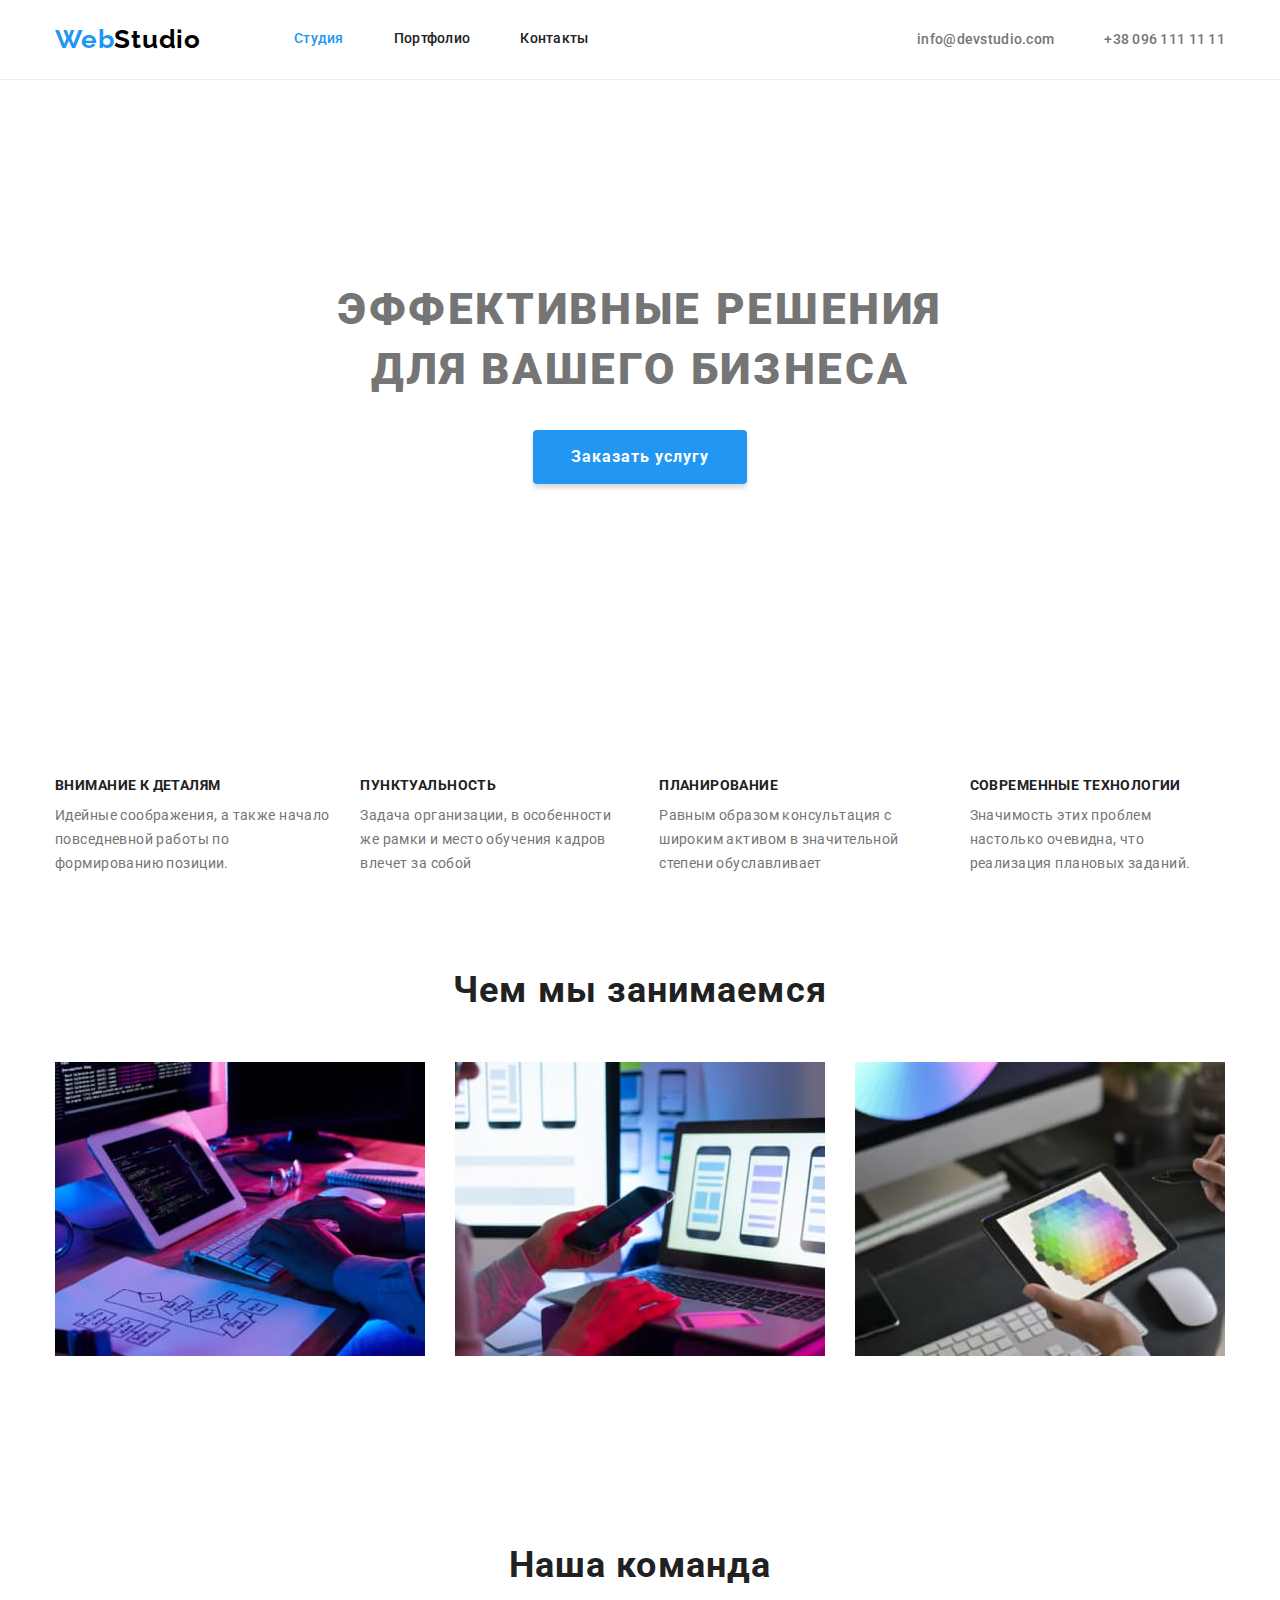
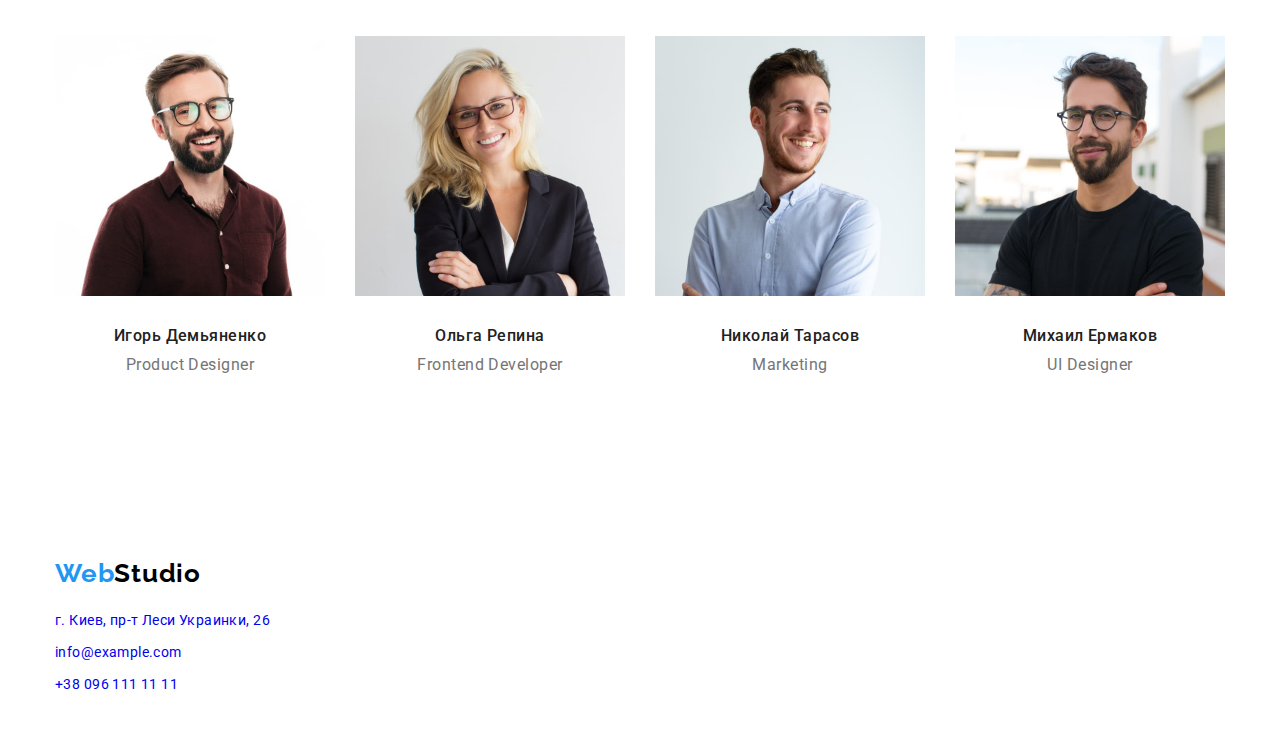
<file: index.html>
<!DOCTYPE html>
<html lang="ru">
<head>
    <meta charset="UTF-8">
    <meta http-equiv="X-UA-Compatible" content="IE=edge">
    <meta name="viewport" content="width=device-width, initial-scale=1.0">
    <title>WebStudio</title>
    <link rel="preconnect" href="https://fonts.gstatic.com">
    <link href="https://fonts.googleapis.com/css2?family=Raleway:wght@700&family=Roboto:wght@400;500;700;900&display=swap"
        rel="stylesheet">
    <link rel="stylesheet" href="https://cdnjs.cloudflare.com/ajax/libs/modern-normalize/1.1.0/modern-normalize.min.css
">
    <link rel="stylesheet" href="./css/styles.css">
</head>
    <body>
        <!-- Header-->
        
        <header class="header">
         <div class="container">  
             <div class="container-nav"> 
            <nav class="navigation">
                <a class="logo-link link" href="./index.html"> <span class="logo">Web</span>Studio</a>

                <ul class="menu list">
                    <li class="menu-item">
                        <a class="menu-link link current" href="./index.html" >Студия</a>
                    </li>
                    <li class="menu-item">
                        <a class="menu-link link" href="./portfolio.html">Портфолио</a>
                    </li>
                    <li class="menu-item">
                        <a class="menu-link link" href="">Контакты</a>
                    </li>
                </ul>
            </nav>
           
                <ul class="contacts list">
                    <li class="contacts-link-item list">
                    <a class="mail-link link" href="mailo:info@devstudio.com">info@devstudio.com</a>
                   </li>

                   <li class="navigation-link-item list" >
                     <a class="tel-link link" href="tel:+380961111111">+38 096 111 11 11</a>
                   </li>
                </ul>  
                </div>
         </div>
            
        </header>

        


        <main>
            <!--Hero-->
            <section class="hero">
              <div class="container hero-title">
                <h1 class="title" >Эффективные решения <br> для вашего бизнеса</h1>
                </div>
                <button class="modal-button" type="button"><span class="button-text">Заказать услугу</span></button>
            </section>
            

            <!-- Concept-->
            <section class="section-concept">
                <h2 hidden>Концепции подхода к работе</h2>
            <div class="container">
                <ul class="concept-list list">
                    <li class="concept-list-item">
                        <h3 class="concept-list-title subtitle-text">Внимание к деталям</h3>
                        <p class="concept-list-title-text">Идейные соображения, а также начало повседневной работы по формированию позиции.</p>   
                    </li>
                    <li class="concept-list-item">
                        <h3 class="concept-list-title subtitle-text">Пунктуальность</h3>
                        <p class="concept-list-title-text">Задача организации, в особенности же рамки и место обучения кадров влечет за собой</p>
                    </li>
                    <li class="concept-list-item">
                        <h3 class="concept-list-title subtitle-text">Планирование</h3>
                        <p class="concept-list-title-text">Равным образом консультация с широким активом в значительной степени обуславливает</p>
                    </li>
                    <li class="concept-list-item">
                        <h3 class="concept-list-title subtitle-text">Современные технологии</h3>
                        <p class="concept-list-title-text">Значимость этих проблем настолько очевидна, что реализация плановых заданий.</p>
                    </li>
                </ul>
                </div>
            </section>
            <!-- Specification-->
            <section class="specification">
                <div class="container">
                <h2 class="specification-title">Чем мы занимаемся</h2>
                <ul class="specification-list list">
                    <li class="specification-list-images">
                        <img src="./images/specification/specification1.jpg" alt="написание кода" width="370" height="294">
                    </li>
                    <li class="specification-list-images">
                        <img src="./images/specification/specification2.jpg" alt="мобильная адаптация" width="370" height="294">
                    </li>
                    <li class="specification-list-images">
                        <img src="./images/specification/specification3.jpg" alt="стилистическое оформление" width="370" height="294">
                    </li>
                </ul>
                </div>
            </section>
            <!-- teammate-->
            <section class="teammate">
                <div class="container">
                <h2 class="teammate-title">Наша команда</h2>
            
                <ul class="team-list list">
                <li class="team-list-item">
                    <img class="team-list-item-image" src="./images/teammate/teammate1.jpg" alt="Игорь Демьяненко" width="270" height="260">
                 <div class="team-image">
                    <h3 class="team-list-title">Игорь Демьяненко</h3>
                    <p class="team-list-title-text" lang="en"> Product Designer</p>
                </div>
                </li>
                <li class="team-list-item">
                    <img class="team-list-item-image"src="./images/teammate/teammate2.jpg" alt="Ольга Репина" width="270" height="260">
                 <div class="team-image">
                    <h3 class="team-list-title">Ольга Репина</h3>
                    <p class="team-list-title-text" lang="en"> Frontend Developer</p>
                  </div>
                </li>
                <li class="team-list-item">               
                    <img class="team-list-item-image"src="./images/teammate/teammate3.jpg" alt="Николай Тарасов" width="270" height="260">
                 <div class="team-image">
                    <h3 class="team-list-title">Николай Тарасов</h3>
                    <p class="team-list-title-text" lang="en"> Marketing</p>
                  </div>
                </li>
                <li class="team-list-item">
                    <img class="team-list-item-image"src="./images/teammate/teammate4.jpg" alt="Михаил Ермаков" width="270" height="260">
                 <div class="team-image">
                    <h3 class="team-list-title">Михаил Ермаков</h3>
                    <p class="team-list-title-text" lang="en"> UI Designer</p>
                 </div>
                </li>
                </ul>
                </div>
            </section>
        </main>
        <!-- Footer -->

            <footer class="footer">
                <div class="container">
                    <div class="contact-item">
                     <a class="logo-link footerlink link" href="logo"> <span class="logo">Web</span><span class="logo-type">Studio</span></a>
                
                        <address class="contacts">
                          <ul class="contacts-list list">
                             <li class="contact-list-item">
                             <a class="contacts-adress link" href="https://goo.gl/maps/idP8wtgH4TsYc2U48" target="_blank" rel="noopener noreferrer"> г. Киев, пр-т Леси Украинки, 26</a>
                             </li>

                              <li class="contact-list-item">
                                <a class="contacts-mail link" href="mailo:info@example.com">info@example.com</a>
                             </li>

                             <li class="contact-list-item">
                              <a class="contacts-tel link" href="tel:+380961111111">+38 096 111 11 11</a>
                             </li>
                         </ul>
                     </address>
                 </div>
                </div>
            </footer>

    </body>
</html>
</file>
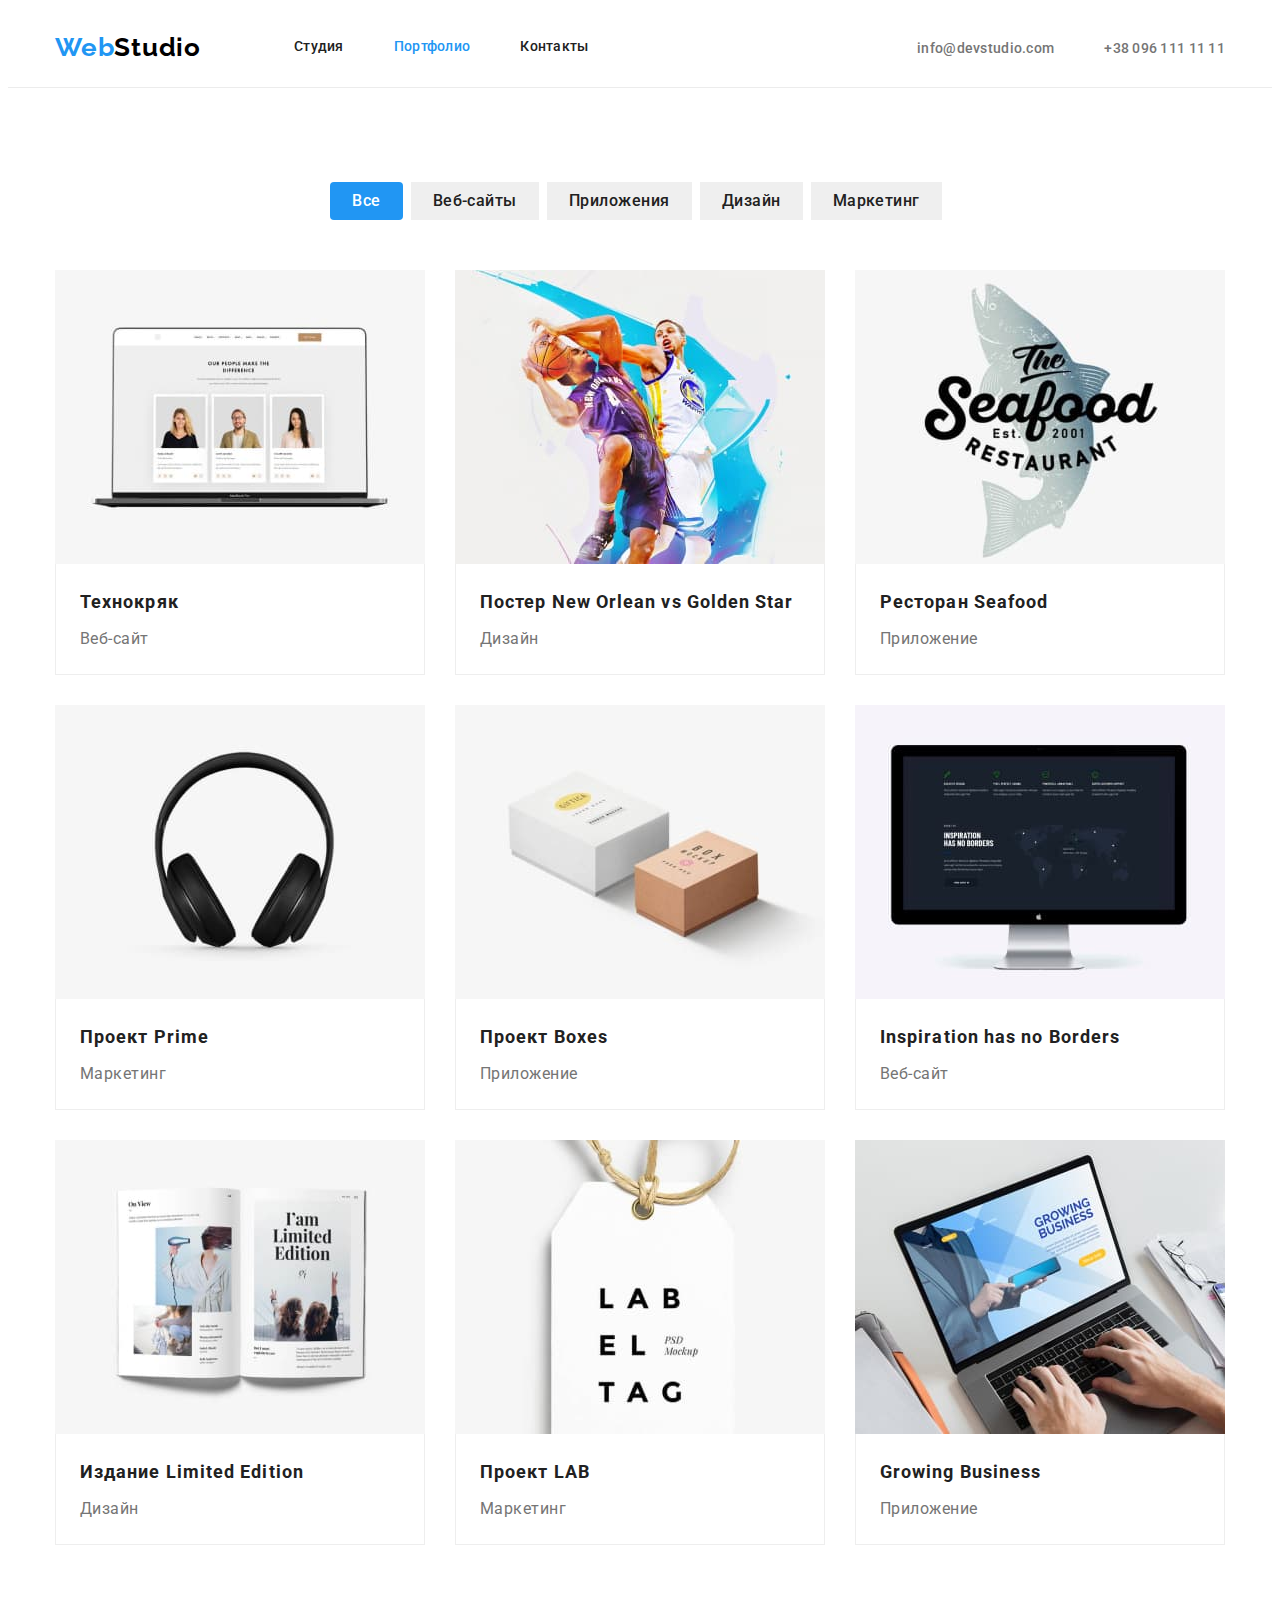
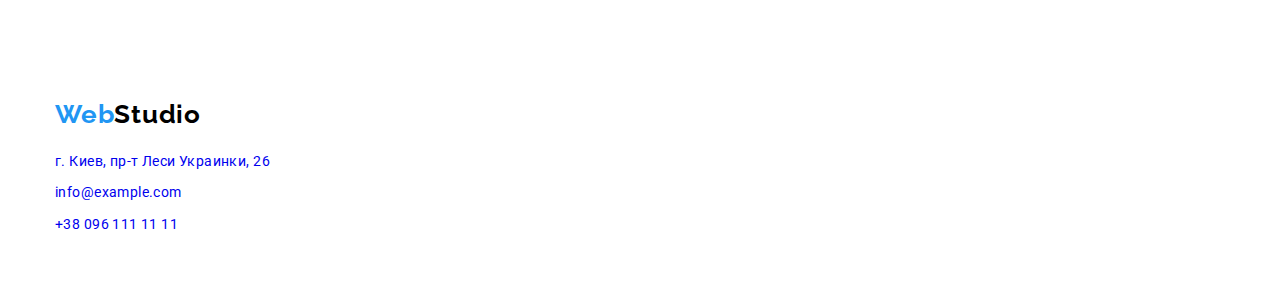
<file: portfolio.html>
<!DOCTYPE html>
    <html lang="ru">
    <head>
        <meta charset="UTF-8">
        <meta http-equiv="X-UA-Compatible" content="IE=edge">
        <meta name="viewport" content="width=device-width, initial-scale=1.0">
        <title>WebStudio</title>
        <link rel="preconnect" href="https://fonts.gstatic.com">
        <link href="https://fonts.googleapis.com/css2?family=Raleway:wght@700&family=Roboto:wght@400;500;700;900&display=swap"
            rel="stylesheet">
        <link rel="stylesheet" href="./css/styles.css">

    </head>
    <body>
        <!-- Header-->
        <header class="header">
            <div class="container">
                <div class="container-nav">
                    <nav class="navigation">
                        <a class="logo-link link" href="./index.html"> <span class="logo">Web</span>Studio</a>
        
                        <ul class="menu list">
                            <li class="menu-item">
                                <a class="menu-link link" href="./index.html">Студия</a>
                            </li>
                            <li class="menu-item">
                                <a class="menu-link link current" href="./portfolio.html">Портфолио</a>
                            </li>
                            <li class="menu-item">
                                <a class="menu-link link" href="">Контакты</a>
                            </li>
                        </ul>
                    </nav>
        
                    <ul class="contacts list">
                        <li class="contacts-link-item list">
                            <a class="mail-link link" href="mailo:info@devstudio.com">info@devstudio.com</a>
                        </li>
        
                        <li class="navigation-link-item list">
                            <a class="tel-link link" href="tel:+380961111111">+38 096 111 11 11</a>
                        </li>
                    </ul>
                </div>
            </div>
        
        </header>
        <!-- Hero portfolio -->
        <main class="portfolio">
            <section>
                <h2 hidden>Список проектов</h2>
                <div class="container">
                    <ul class="portfolio-button-list list">
                        <li class="portfolio-button-item">
                            <button class="portfolio-button-type" type="button">Все</button>
                        </li>
                        <li class="portfolio-button-item">
                            <button class="portfolio-button" type="button">Веб-сайты</button>
                        </li>
                        <li class="portfolio-button-item">
                            <button class="portfolio-button" type="button">Приложения</button>
                        </li>
                        <li class="portfolio-button-item">
                            <button class="portfolio-button" type="button">Дизайн</button>
                        </li>
                        <li class="portfolio-button-item">
                            <button class="portfolio-button" type="button">Маркетинг</button>
                        </li>
                    </ul>
                </div>


                <div class="container">
                <ul class="set-list list">
                    <li class="set-list-item">
                        <img src="./images/portfolio/portfolio1.jpg" alt="Монитор" width="370" height="294">
                    <div class="card-content">
                        <h3 class="list-projects">Технокряк</h3>
                        <p class="list-projects-text">Веб-сайт</p>
                     </div>
                        </li>

                    <li class="set-list-item">
                        <img src="./images/portfolio/portfolio2.jpg" alt="Баскетбольная команда" width="370" height="294">
                    <div class="card-content">
                        <h3 class="list-projects">Постер <span lang="en">New Orlean vs Golden Star</span></h3>
                        <p class="list-projects-text">Дизайн</p>
                     </div>
                    </li>

                    <li class="set-list-item">
                        <img src="./images/portfolio/portfolio3.jpg" alt="Логотип ресторана" width="370" height="294">
                     <div class="card-content">
                        <h3 class="list-projects">Ресторан <span lang="en">Seafood</span></h3>
                        <p class="list-projects-text">Приложение</p>
                     </div>
                    </li>

                    <li class="set-list-item">
                        <img src="./images/portfolio/portfolio4.jpg" alt="Наушники" width="370" height="294">
                    <div class="card-content">
                        <h3 class="list-projects">Проект <span lang="en">Prime</span></h3>
                        <p class="list-projects-text">Маркетинг</p>
                     </div>
                    </li>

                    <li class="set-list-item">
                        <img src="./images/portfolio/portfolio5.jpg" alt="Элементы блоков" width="370" height="294">
                    <div class="card-content">
                        <h3 class="list-projects">Проект <span lang="en">Boxes</span></h3>
                        <p class="list-projects-text">Приложение</p>
                    </div>
                    </li>

                    <li class="set-list-item">
                        <img src="./images/portfolio/portfolio6.jpg" alt="Сайт на экране монитора" width="370" height="294">
                    <div class="card-content">
                        <h3 class="list-projects"><span lang="en">Inspiration has no Borders</span></h3>
                        <p class="list-projects-text">Веб-сайт</p>
                    </div>
                    </li>

                    <li class="set-list-item">
                        <img src="./images/portfolio/portfolio7.jpg" alt="Журнал" width="370" height="294">
                    <div class="card-content">
                        <h3 class="list-projects">Издание <span lang="en">Limited Edition</span></h3>
                        <p class="list-projects-text">Дизайн</p>
                     </div>
                    </li>

                    <li class="set-list-item">
                        <img src="./images/portfolio/portfolio8.jpg" alt="Эмблема" width="370" height="294">
                    <div class="card-content">
                        <h3 class="list-projects">Проект <span lang="en">LAB</span></h3>
                        <p class="list-projects-text">Маркетинг</p>
                    </div>
                    </li>

                    <li class="set-list-item">
                        <img src="./images/portfolio/portfolio9.jpg" alt="Сайт на экране ноутбука" width="370" height="294">
                    <div class="card-content">
                        <h3 class="list-projects"><span lang="en">Growing Business</span></h3>
                        <p class="list-projects-text">Приложение</p>
                    </div>
                    </li>
                </ul>
                </div>

            </section>
        </main>
        <!-- Footer -->
        <footer class="footer">
            <div class="container">
                <div class="contact-item">
                    <a class="logo-link footerlink link" href="logo"> <span class="logo">Web</span><span
                            class="logo-type">Studio</span></a>
        
                    <address class="contacts">
                        <ul class="contacts-list list">
                            <li class="contact-list-item">
                                <a class="contacts-adress link" href="https://goo.gl/maps/idP8wtgH4TsYc2U48" target="_blank"
                                    rel="noopener noreferrer"> г. Киев, пр-т Леси Украинки, 26</a>
                            </li>
        
                            <li class="contact-list-item">
                                <a class="contacts-mail link" href="mailo:info@example.com">info@example.com</a>
                            </li>
        
                            <li class="contact-list-item">
                                <a class="contacts-tel link" href="tel:+380961111111">+38 096 111 11 11</a>
                            </li>
                        </ul>
                    </address>
                </div>
            </div>
        </footer>
        
    </body>
    </html>
</file>
<file: css/styles.css>
html {
  box-sizing: border-box;
}
h1,
h2,
h3,
ul,
li,
p,
a {
  list-style: none;
  text-transform: none;
  margin: 0;
  padding: 0;
}

img {
  display: block;
  max-width: 100%;
  height: auto;
}
*::before,
*::after {
  box-sizing: inherit;
}
* {
  box-sizing: border-box;
}
:root {
  --tagline-color: #ffffff;
  --main-font: 'Roboto', sans-serif;
  --main-color: #212121;
  --link-color: #2196f3;
  --text-color: #757575;
}
body {
  font-family: var(--main-font);
  color: var(--main-color);
  color: var(--text-color);
}

.list {
  list-style: none;
  padding: 0;
  margin: 0;
}
.link {
  text-decoration: none;
}

.modal-button,
.portfolio-button {
  border: transparent;
}
.container {
  margin-left: auto;
  margin-right: auto;
  padding-left: 15px;
  padding-right: 15px;
  width: 1200px;
}

/* Header */
.container-nav {
  padding-top: 24px;
  padding-bottom: 24px;
  display: flex;
  align-items: center;
}
.navigation {
  display: flex;
  align-items: center;
}

/* Webstudio */
.logo-link {
  display: block;
  margin-right: 93px;
}

.logo-link {
  font-family: Raleway;
  font-style: normal;
  font-weight: 700;
  font-size: 26px;
  line-height: 1.19;
  letter-spacing: 0.03em;
  color: #000000;
}
.logo {
  font-family: Raleway;
  font-style: normal;
  font-weight: 700;
  font-size: 26px;
  line-height: 1.19;
  letter-spacing: 0.03em;
  color: var(--link-color);
}
.logo-type {
  font-family: Raleway;
  font-style: normal;
  font-weight: 700;
  font-size: 26px;
  line-height: 1.19;
  letter-spacing: 0.03em;
  /* color: #ffffff; */
}

/* menu navigation */
.navigation .menu-link.current {
  color: var(--link-color);
}
.menu {
  display: flex;
  font-family: var(--main-font);
  font-style: normal;
  font-weight: 500;
  font-size: 14px;
  line-height: 1.14;
  letter-spacing: 0.02em;
  color: var(--main-color);
}

.menu-item:not(:last-child) {
  margin-right: 50px;
}

.menu-link {
  padding-top: 32px;
  padding-bottom: 32px;
  font-family: var(--main-font);
  font-style: normal;
  font-weight: 500;
  font-size: 14px;
  line-height: 1.14;
  letter-spacing: 0.02em;
  color: var(--main-color);
}

.menu-link:hover,
.menu-link:focus {
  color: var(--link-color);
}
.contacts {
  display: flex;
  margin-left: auto;
}

.contacts-link-item:not(:last-child) {
  margin-right: 50px;
}

.mail-link,
.tel-link {
  font-family: var(--main-font);
  font-style: normal;
  font-weight: 500;
  font-size: 14px;
  line-height: 1.14;
  letter-spacing: 0.02em;
  color: var(--text-color);
}

.mail-link:hover,
.mail-link:focus {
  color: var(--link-color);
}
.tel-link:hover,
.tel-link:focus {
  color: var(--link-color);
}
.header {
  border-bottom: 1px solid #ececec;
}
/* ===========Hero============ */
/* main section */
.container {
  margin-top: 0;
  margin-bottom: 0;
}
.hero {
  padding-top: 200px;
  padding-bottom: 200px;
}
.title {
  margin-bottom: 30px;
  font-family: var(--main-font);
  font-style: normal;
  font-weight: 900;
  font-size: 44px;
  line-height: 1.36;
  text-align: center;
  letter-spacing: 0.06em;
  text-transform: uppercase;
  /* color: var(--tagline-color); */
}
.modal-button {
  border-radius: 4px;
  display: block;
  margin: 0 auto;
  cursor: pointer;
  background: var(--link-color);
  box-shadow: 0px 4px 4px rgba(0, 0, 0, 0.15);
  border-radius: 4px;
}
.button-text {
  padding: 11px 32px;
  font-family: var(--main-font);
  font-style: normal;
  font-weight: 700;
  font-size: 16px;
  line-height: 1.88;
  display: flex;
  align-items: center;
  text-align: center;
  letter-spacing: 0.06em;
  color: #ffffff;
}
.modal-button:hover,
.modal-button:focus {
  color: var(--link-color);
}
.modal-button:active {
  background: #2196f3;
}

/* about company's concept section */
.section-concept {
  padding: 94px 0;
}
.concept-list {
  display: flex;
  flex-basis: calc((100% - 90px) / 4);
}
.concept-list-item:not(:last-child) {
  margin-right: 30px;
}

.concept-list-title {
  margin-bottom: 10px;
  font-family: var(--main-font);
  font-style: normal;
  font-weight: 700;
  font-size: 14px;
  line-height: 1.14;
  letter-spacing: 0.03em;
  color: var(--main-color);
}
.subtitle-text {
  text-transform: uppercase;
}
.concept-list-title-text {
  font-family: var(--main-font);
  font-style: normal;
  font-weight: 400;
  font-size: 14px;
  line-height: 1.71;
  letter-spacing: 0.03em;
  color: var(--text-color);
}
/* about specification */
.specification {
  padding-bottom: 94px;
}
.specification-list {
  display: flex;
}
.specification-title {
  margin-bottom: 50px;
}
.specification-title,
.teammate-title {
  font-family: var(--main-font);
  font-style: normal;
  font-weight: 700;
  font-size: 36px;
  line-height: 1.17;
  text-align: center;
  letter-spacing: 0.03em;
  color: var(--main-color);
}
.specification-list-images:not(:last-child) {
  margin-right: 30px;
}

/* about teamates */
.teammate {
  padding: 94px 0;
}
.teammate-title {
  margin-bottom: 50px;
}
.team-list {
  display: flex;
}

.team-list-title {
  margin-bottom: 10px;
  font-family: var(--main-font);
  font-style: normal;
  font-weight: 500;
  font-size: 16px;
  line-height: 1.19;
  text-align: center;
  letter-spacing: 0.03em;
  color: var(--main-color);
}
.team-list-item:not(:last-child) {
  margin-right: 30px;
}

.team-image {
  padding: 30px 32px 30px 32px;
}
.team-list-title-text {
  font-family: var(--main-font);
  font-style: normal;
  font-weight: 400;
  font-size: 16px;
  line-height: 1.19;
  text-align: center;
  letter-spacing: 0.03em;
  color: var(--text-color);
}

/* Hero portfolio */
.portfolio {
  padding-top: 94px;
  padding-bottom: 94px;
}
.portfolio-button-list {
  display: flex;
  justify-content: center;
  margin-bottom: 50px;
}
.portfolio-button-item {
  display: inline-block;
  flex-direction: row;
  justify-content: space-around;
}
.portfolio-button-item {
  margin-right: 8px;
}
.portfolio-button-item:not(:last-child) {
  margin-right: 8px;
}
.portfolio-button {
  display: inline-block;
  padding: 6px 22px 6px 22px;
  font-family: var(--main-font);
  font-style: normal;
  font-weight: 500;
  font-size: 16px;
  line-height: 1.62;
  text-align: center;
  letter-spacing: 0.03em;
  color: var(--main-color);
  cursor: pointer;
}
.portfolio-button,
.portfolio-button-type {
  display: inline-block;
  border: transparent;
}

.portfolio-button:hover,
.portfolio-button:focus {
  background: var(--link-color);
}

.portfolio-button-type {
  display: inline-block;
  border-radius: 4px;
  padding: 6px 22px;
  font-family: var(--main-font);
  font-style: normal;
  font-weight: 500;
  font-size: 16px;
  line-height: 1.62;
  text-align: center;
  letter-spacing: 0.03em;
  color: #ffffff;
  background: var(--link-color);
  cursor: pointer;
}

.set-list {
  margin: 0;
  padding: 0;
  list-style: none;
  display: flex;
  flex-wrap: wrap;
  margin-left: -30px;
  margin-top: -30px;
}

.set-list > .set-list-item {
  flex-basis: calc(100% / 3 -30px);
  margin-left: 30px;
  margin-top: 30px;

  box-sizing: border-box;
}

.card-content {
  padding: 20px 24px 20px 24px;
  border-right: 1px solid #eeeeee;
  border-bottom: 1px solid #eeeeee;
  border-left: 1px solid #eeeeee;
}
.list-projects {
  font-family: var(--main-font);
  font-style: normal;
  font-weight: 700;
  font-size: 18px;
  line-height: 2;
  letter-spacing: 0.06em;
  color: var(--main-color);
}
.list-projects-text {
  margin-top: 4px;
  font-family: var(--main-font);
  font-style: normal;
  font-weight: 400;
  font-size: 16px;
  line-height: 1.87;
  letter-spacing: 0.03em;
  color: var(--text-color);
}

/* footer */
.footer {
  padding-top: 60px;
  padding-bottom: 60px;
}
.contact-item {
  display: block;
}
.contacts-adress {
  font-style: normal;
  font-weight: 400;
  font-size: 14px;
  line-height: 1.71;
  letter-spacing: 0.03em;
  /* color: #ffffff; */
}
.contact-list-item:not(:last-child) {
  margin-bottom: 8px;
}
.contacts-mail,
.contacts-tel {
  font-family: var(--main-font);
  font-style: normal;
  font-weight: 400;
  font-size: 14px;
  line-height: 1.71;
  letter-spacing: 0.03em;
  /* color: rgba(255, 255, 255, 0.6); */
}

.contacts-mail:focus,
.contacts-mail:hover {
  color: var(--link-color);
}

.contacts-tel:focus,
.contacts-tel:hover {
  color: var(--link-color);
}

.footerlink {
  margin-bottom: 20px;
}
</file>
